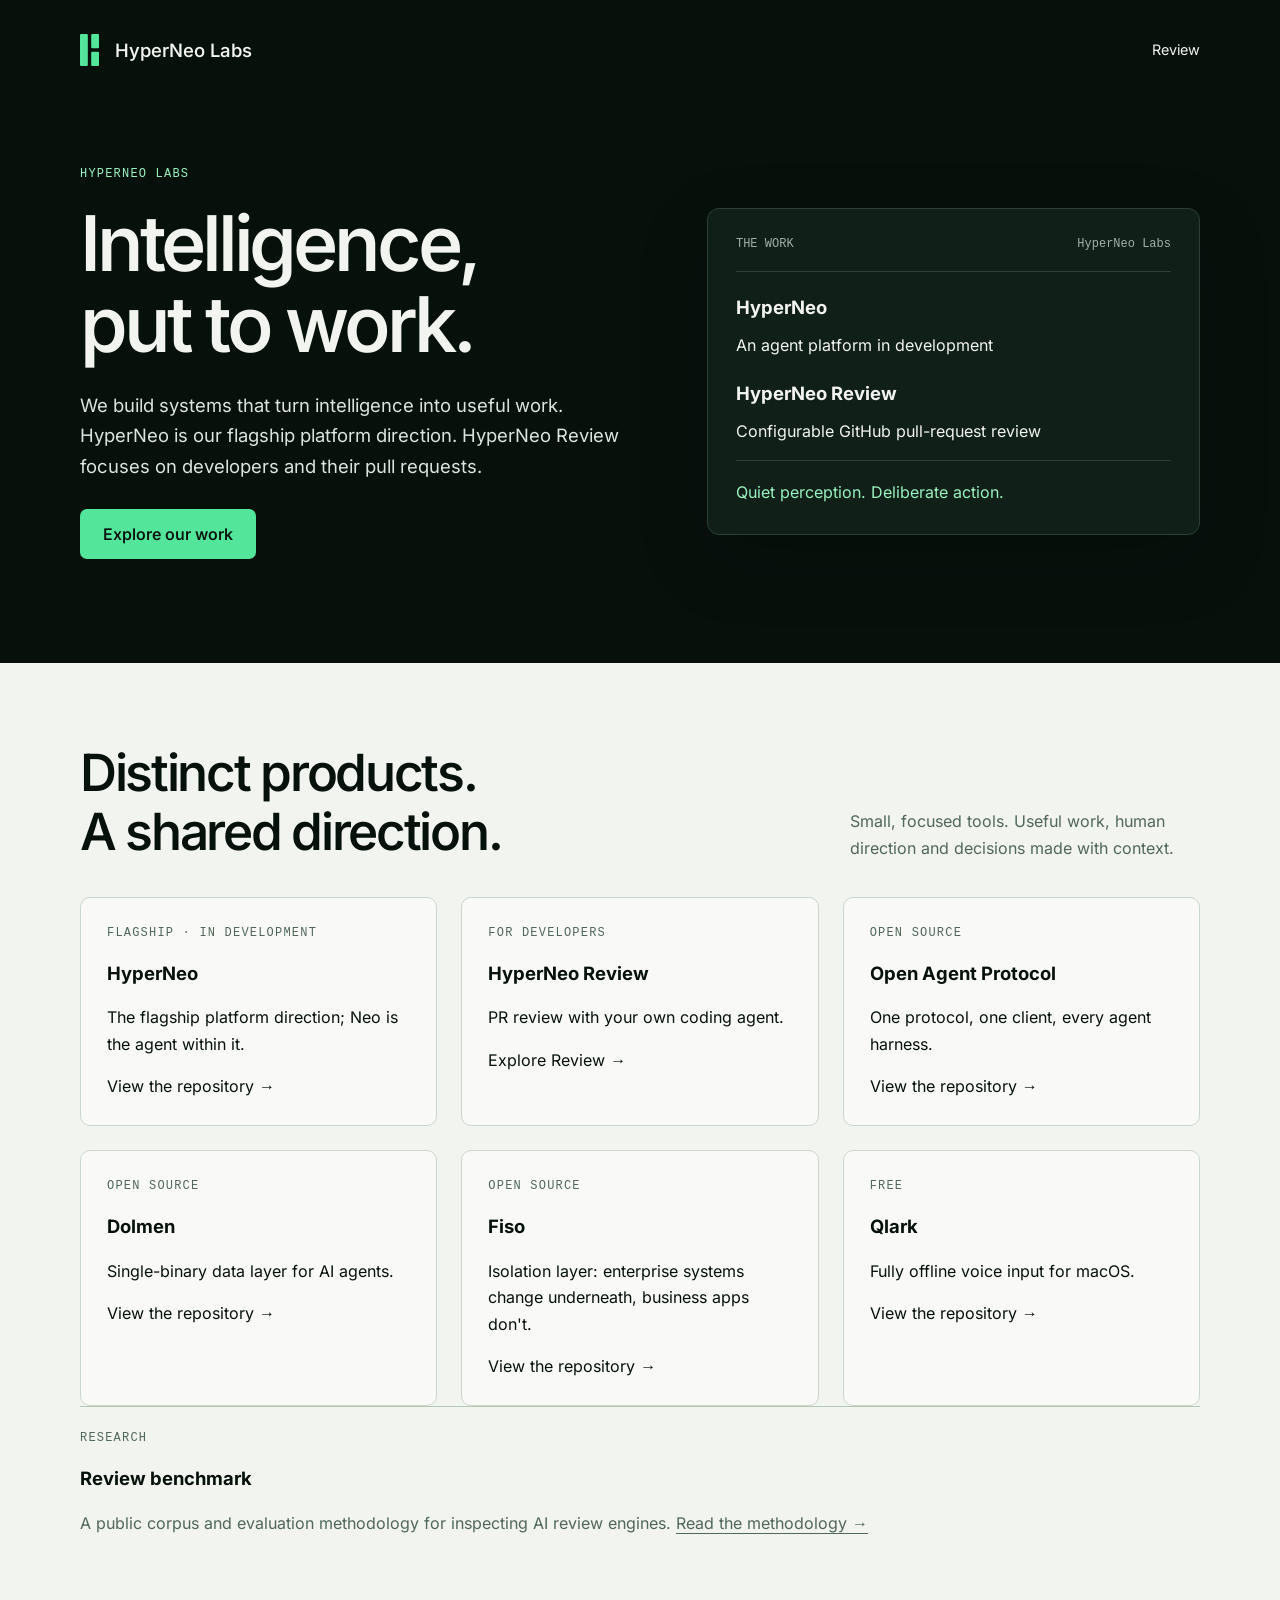
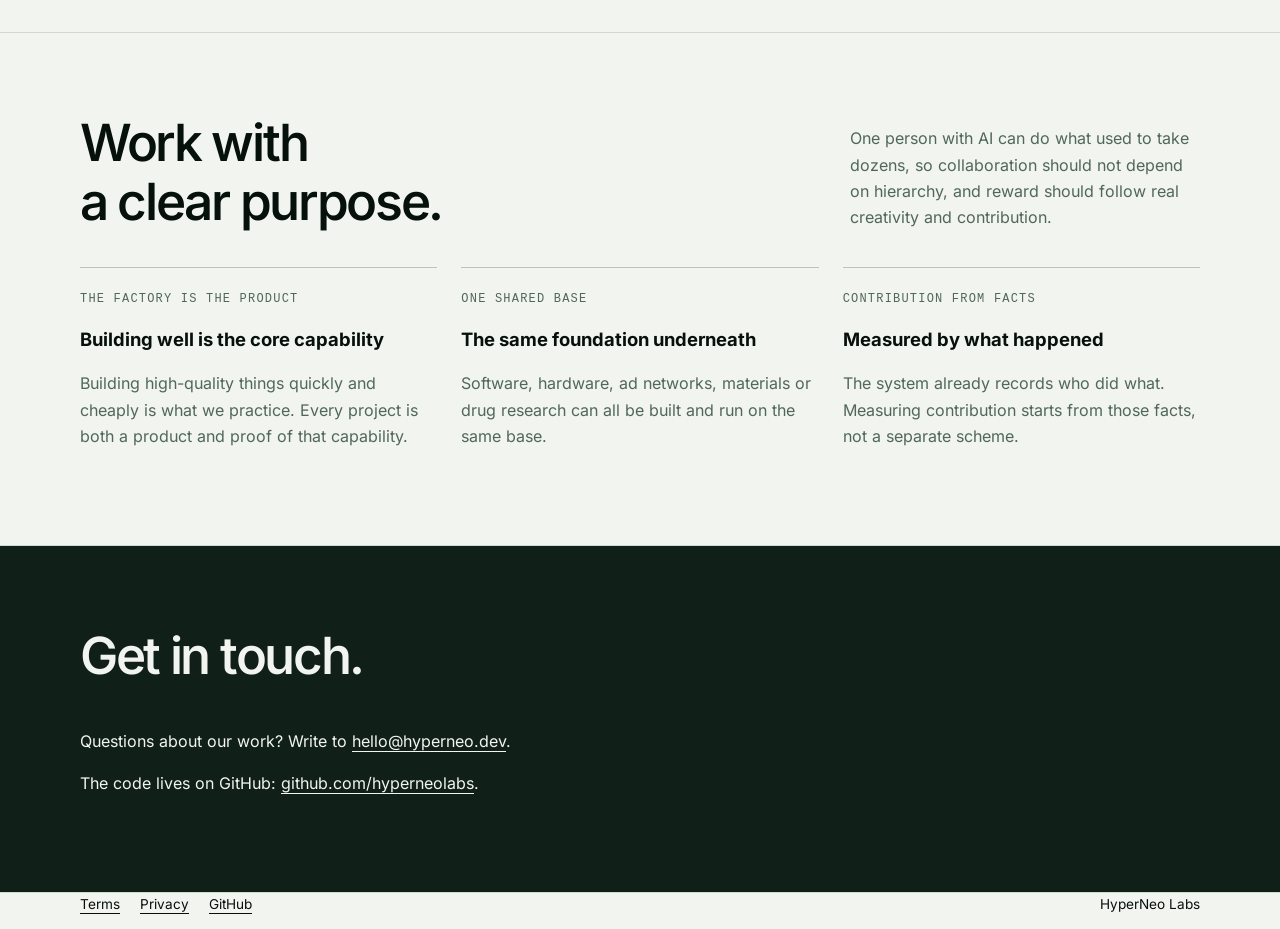
<file: index.html>
<!doctype html><html lang="en"><head><meta charset="utf-8"><meta name="viewport" content="width=device-width,initial-scale=1"><title>HyperNeo Labs</title><meta name="description" content="HyperNeo Labs builds systems that turn intelligence into useful work: HyperNeo, HyperNeo Review, Open Agent Protocol, Dolmen, Fiso and Qlark."><link rel="stylesheet" href="styles.css"></head><body class="labs"><a class="skip" href="#main">Skip to content</a><div class="hero"><header class="wrap nav"><a class="brand" href="/"><img src="assets/mark.svg" alt="" width="19" height="32">HyperNeo Labs</a><nav aria-label="Product family"><a href="/review/">Review</a></nav></header><div class="wrap hero-grid sibling-hero"><div><p class="eyebrow">HyperNeo Labs</p><h1>Intelligence,<br>put to work.</h1><p class="intro">We build systems that turn intelligence into useful work. HyperNeo is our flagship platform direction. HyperNeo Review focuses on developers and their pull requests.</p><div class="actions"><a class="button" href="#portfolio">Explore our work</a></div></div><div class="receipt"><div class="receipt-top"><span>THE WORK</span><span>HyperNeo Labs</span></div><h3>HyperNeo</h3><p>An agent platform in development</p><h3>HyperNeo Review</h3><p>Configurable GitHub pull-request review</p><p class="verdict">Quiet perception. Deliberate action.</p></div></div></div><main id="main" tabindex="-1"><section class="section portfolio" id="portfolio"><div class="wrap"><div class="section-head"><h2>Distinct products.<br>A shared direction.</h2><p class="muted">Small, focused tools. Useful work, human direction and decisions made with context.</p></div><div class="grid3"><a class="panel" href="https://github.com/lsm/HyperNeo"><p class="eyebrow">Flagship · in development</p><h3>HyperNeo</h3><p>The flagship platform direction; Neo is the agent within it.</p><span>View the repository →</span></a><a class="panel" href="/review/"><p class="eyebrow">For developers</p><h3>HyperNeo Review</h3><p>PR review with your own coding agent.</p><span>Explore Review →</span></a><a class="panel" href="https://github.com/lsm/open-agent-protocol"><p class="eyebrow">Open source</p><h3>Open Agent Protocol</h3><p>One protocol, one client, every agent harness.</p><span>View the repository →</span></a><a class="panel" href="https://github.com/lsm/dolmen"><p class="eyebrow">Open source</p><h3>Dolmen</h3><p>Single-binary data layer for AI agents.</p><span>View the repository →</span></a><a class="panel" href="https://github.com/lsm/fiso"><p class="eyebrow">Open source</p><h3>Fiso</h3><p>Isolation layer: enterprise systems change underneath, business apps don't.</p><span>View the repository →</span></a><a class="panel" href="https://github.com/lsm/qlark-free"><p class="eyebrow">Free</p><h3>Qlark</h3><p>Fully offline voice input for macOS.</p><span>View the repository →</span></a></div><div class="feature"><p class="eyebrow">Research</p><h3>Review benchmark</h3><p>A public corpus and evaluation methodology for inspecting AI review engines. <a href="https://github.com/hyperneolabs/review-bench">Read the methodology →</a></p></div></div></section><section class="section"><div class="wrap"><div class="section-head"><h2>Work with<br>a clear purpose.</h2><p class="muted">One person with AI can do what used to take dozens, so collaboration should not depend on hierarchy, and reward should follow real creativity and contribution.</p></div><div class="grid3"><div class="feature"><p class="eyebrow">The factory is the product</p><h3>Building well is the core capability</h3><p>Building high-quality things quickly and cheaply is what we practice. Every project is both a product and proof of that capability.</p></div><div class="feature"><p class="eyebrow">One shared base</p><h3>The same foundation underneath</h3><p>Software, hardware, ad networks, materials or drug research can all be built and run on the same base.</p></div><div class="feature"><p class="eyebrow">Contribution from facts</p><h3>Measured by what happened</h3><p>The system already records who did what. Measuring contribution starts from those facts, not a separate scheme.</p></div></div></div></section><section class="section access" id="contact"><div class="wrap"><h2>Get in touch.</h2><p>Questions about our work? Write to <a href="mailto:hello@hyperneo.dev">hello@hyperneo.dev</a>.</p><p>The code lives on GitHub: <a href="https://github.com/hyperneolabs">github.com/hyperneolabs</a>.</p></div></section></main><footer class="wrap"><div class="footer-row"><div class="resource-list"><a href="/terms">Terms</a><a href="/privacy">Privacy</a><a href="https://github.com/hyperneolabs">GitHub</a></div><p>HyperNeo Labs</p></div></footer></body></html>
</file>
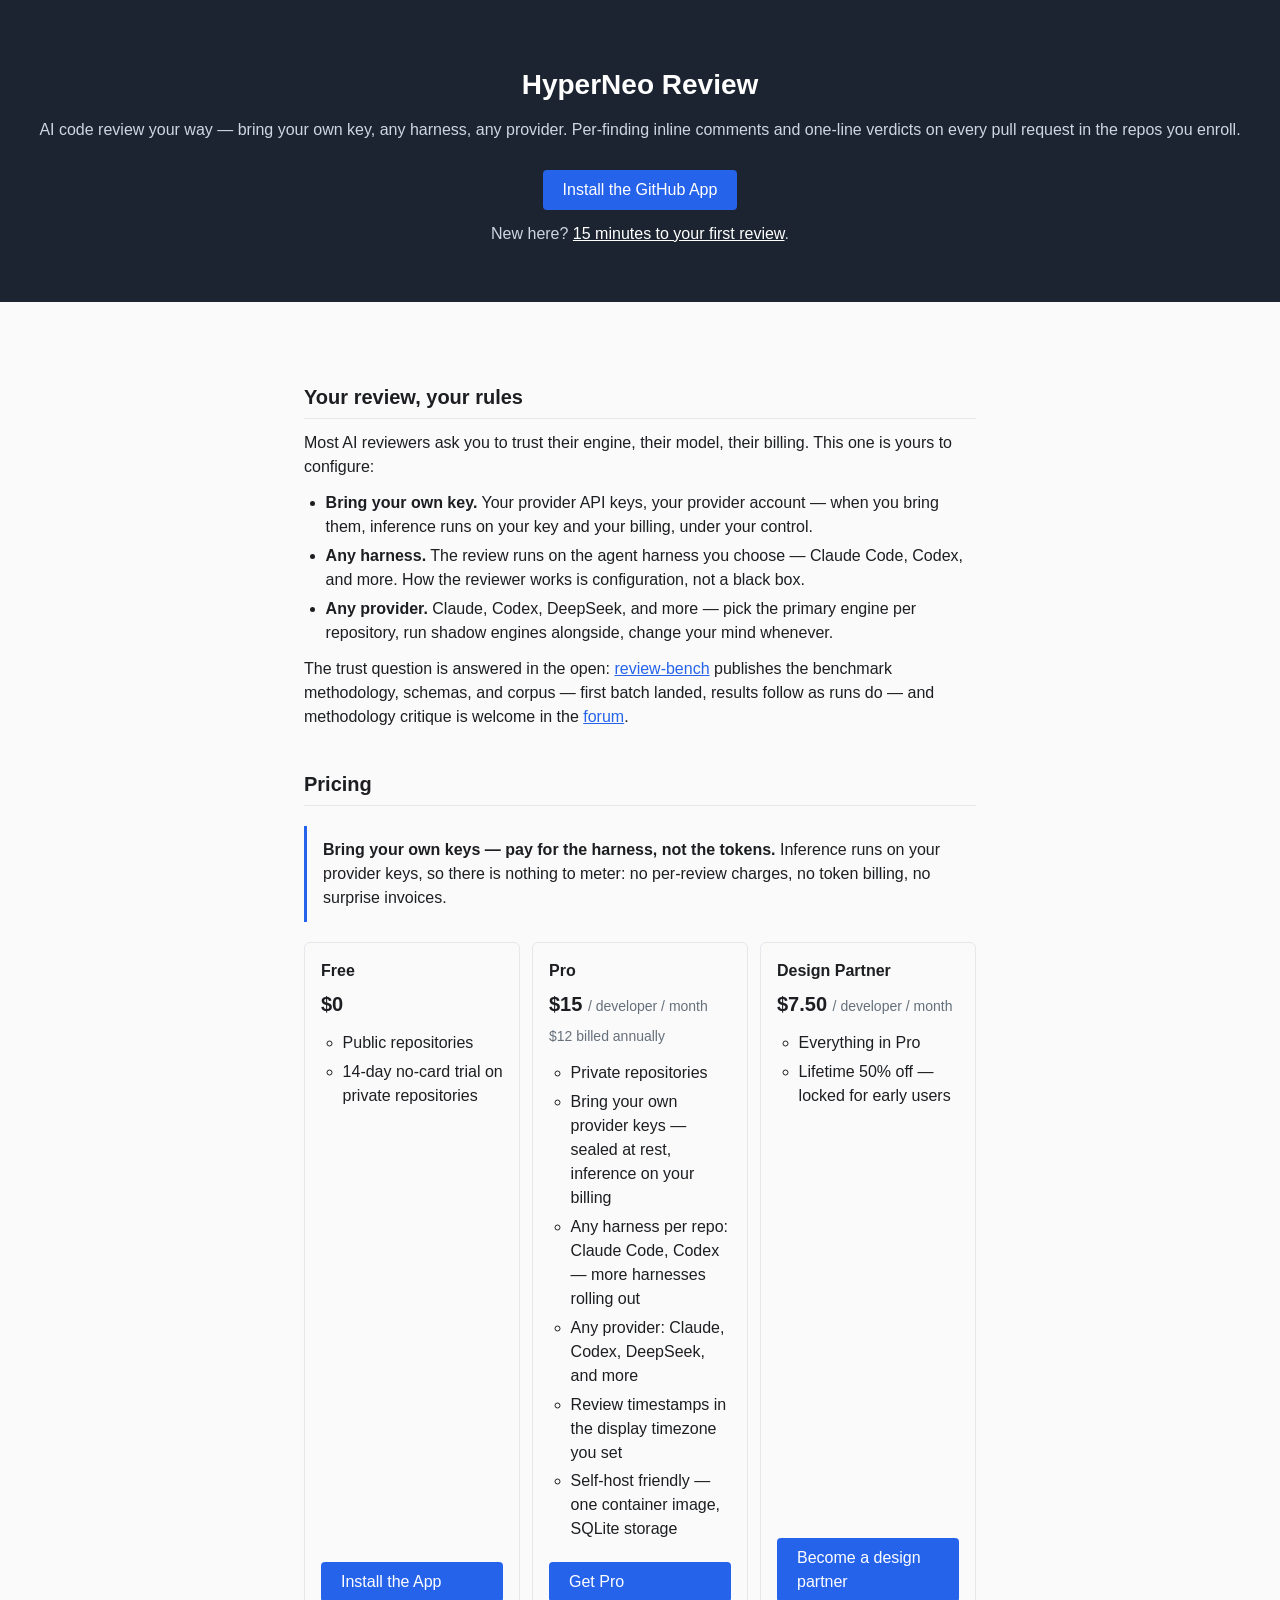
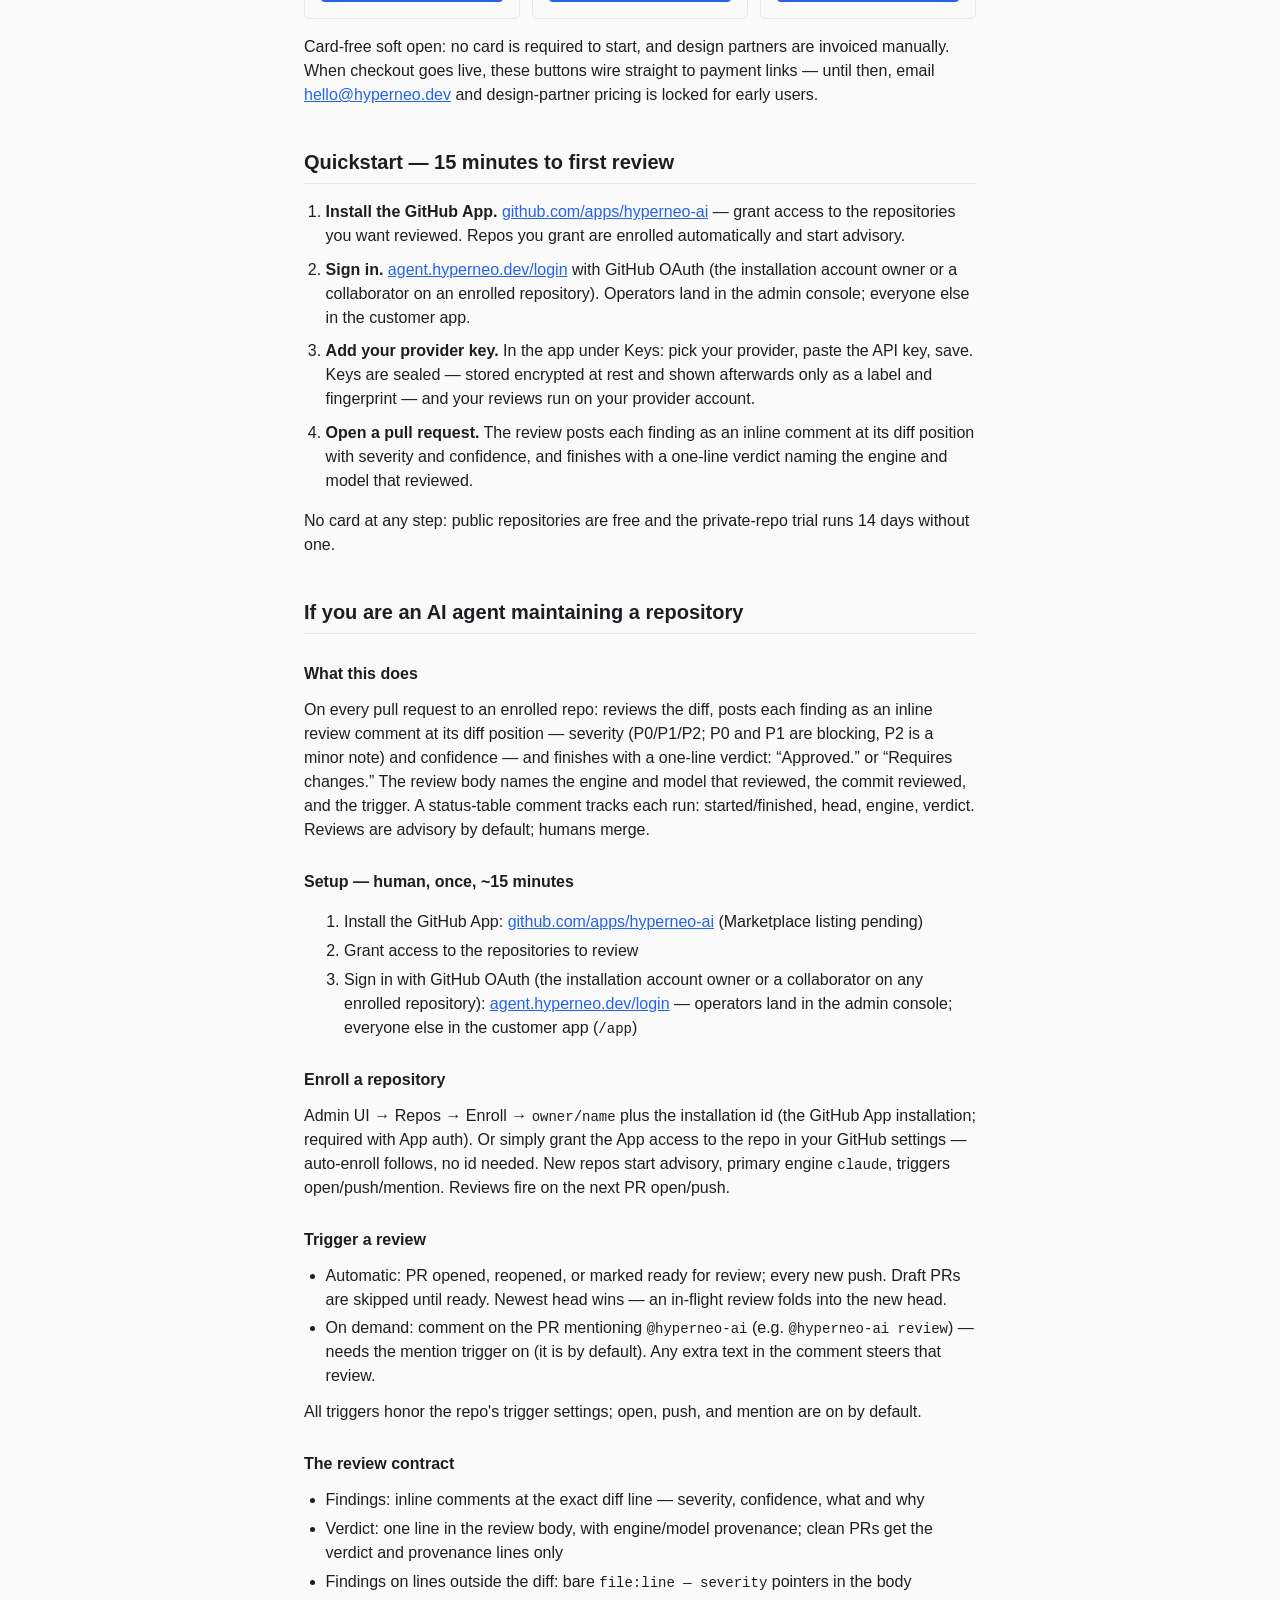
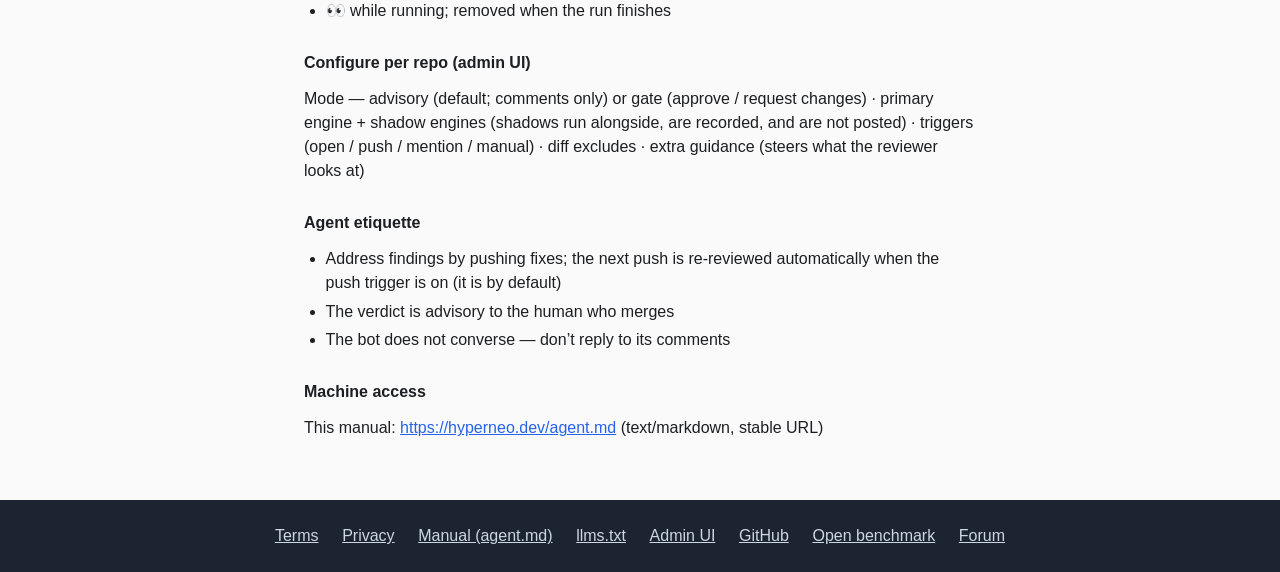
<file: review/index.html>
<!doctype html>
<html lang="en">
<head>
<meta charset="utf-8">
<meta name="viewport" content="width=device-width, initial-scale=1">
<title>HyperNeo Review</title>
<meta name="description" content="AI code review your way: bring your own key, any harness, any provider — per-finding inline comments and one-line verdicts on every enrolled pull request.">
<link rel="alternate" type="text/markdown" href="/agent.md" title="Machine-readable manual">
<style>
/* Token theme mirrored from internal/webui/assets/app.css (single source:
   the webui token block). No JS, no markdown runtime, no external CDNs. */
:root{color-scheme:light;
--hn-bg:#fafafa;--hn-ink:#1c1e21;--hn-muted:#65707b;
--hn-accent:#2563eb;--hn-accent-ink:#fff;--hn-border:#e5e7eb;
--hn-header-bg:#1c2431;--hn-header-ink:#fff;--hn-header-link:#cdd6e4;
--hn-font-sans:"Inter",-apple-system,"Segoe UI",sans-serif;--hn-font-mono:ui-monospace,monospace;
--hn-text-base:1rem;--hn-text-lg:1.25rem;--hn-text-xl:1.75rem}
@media (prefers-color-scheme:dark){:root{color-scheme:dark;
--hn-bg:#14161a;--hn-ink:#e6e8eb;--hn-muted:#9aa4af;
--hn-accent:#60a5fa;--hn-accent-ink:#0b1220;--hn-border:#2a2e35;
--hn-header-bg:#10141b;--hn-header-ink:#fff;--hn-header-link:#cdd6e4}}
*{box-sizing:border-box}
body{background:var(--hn-bg);color:var(--hn-ink);font-family:var(--hn-font-sans);
font-size:var(--hn-text-base);line-height:1.5;margin:0}
a{color:var(--hn-accent);text-decoration:underline}
code{font-family:var(--hn-font-mono);font-size:0.875em}
header,footer{background:var(--hn-header-bg)}
header{padding:4rem 1rem 3.5rem;text-align:center}
header h1{color:var(--hn-header-ink);font-size:var(--hn-text-xl);font-weight:700;margin:0}
header p{color:var(--hn-header-link);margin:0.75rem 0 0}
.cta{background:var(--hn-accent);border:0;border-radius:4px;color:var(--hn-accent-ink);
display:inline-block;font:inherit;margin-top:1.75rem;padding:0.5rem 1.25rem;
text-decoration:none}
main{margin:0 auto;max-width:44rem;padding:2.5rem 1rem 3rem}
h2{border-bottom:1px solid var(--hn-border);font-size:var(--hn-text-lg);font-weight:600;
margin:2.5rem 0 0.75rem;padding-bottom:0.375rem}
h3{font-size:var(--hn-text-base);font-weight:600;margin:1.75rem 0 0.5rem}
p,ul{margin:0.75rem 0}
ul{padding-left:1.35rem}
li{margin:0.3rem 0}
footer{padding:1.5rem 1rem;text-align:center}
footer a{color:var(--hn-header-link);margin:0 0.6rem}
header p a{color:var(--hn-header-ink)}
.no-metering{border-left:3px solid var(--hn-accent);margin:1.25rem 0;
padding:0.75rem 1rem}
.price-grid{display:grid;gap:0.75rem;grid-template-columns:1fr;
list-style:none;margin:1rem 0;padding:0}
@media (min-width:48em){.price-grid{grid-template-columns:repeat(3,1fr)}}
.price-card{border:1px solid var(--hn-border);border-radius:6px;
display:flex;flex-direction:column;margin:0;padding:1rem}
.price-card h3{margin:0}
.amount{font-size:var(--hn-text-lg);font-weight:700;margin:0.375rem 0 0}
.amount small{color:var(--hn-muted);font-size:0.875rem;font-weight:400}
.price-card ul{flex:1 1 auto;margin:0.5rem 0 0}
.price-card .cta{margin-top:1rem}
.steps{padding-left:1.35rem}
.steps li{margin:0.6rem 0}
</style>
</head>
<body>
<header>
<h1>HyperNeo Review</h1>
<p>AI code review your way — bring your own key, any harness, any provider.
Per-finding inline comments and one-line verdicts on every pull request
in the repos you enroll.</p>
<a class="cta" href="https://github.com/apps/hyperneo-ai/installations/new">Install the GitHub App</a>
<p>New here? <a href="#quickstart">15 minutes to your first review</a>.</p>
</header>
<main>
<h2>Your review, your rules</h2>
<p>Most AI reviewers ask you to trust their engine, their model, their
billing. This one is yours to configure:</p>
<ul>
<li><strong>Bring your own key.</strong> Your provider API keys, your
provider account — when you bring them, inference runs on your key and
your billing, under your control.</li>
<li><strong>Any harness.</strong> The review runs on the agent harness
you choose — Claude Code, Codex, and more. How the reviewer works is
configuration, not a black box.</li>
<li><strong>Any provider.</strong> Claude, Codex, DeepSeek, and more —
pick the primary engine per repository, run shadow engines alongside,
change your mind whenever.</li>
</ul>
<p>The trust question is answered in the open:
<a href="https://github.com/hyperneolabs/review-bench">review-bench</a>
publishes the benchmark methodology, schemas, and corpus — first batch
landed, results follow as runs do — and methodology critique is welcome
in the <a href="https://github.com/hyperneolabs/review-bench/discussions">forum</a>.</p>

<h2 id="pricing">Pricing</h2>
<p class="no-metering"><strong>Bring your own keys — pay for the harness,
not the tokens.</strong> Inference runs on your provider keys, so there
is nothing to meter: no per-review charges, no token billing, no
surprise invoices.</p>
<ul class="price-grid">
<li class="price-card">
<h3>Free</h3>
<p class="amount">$0</p>
<ul>
<li>Public repositories</li>
<li>14-day no-card trial on private repositories</li>
</ul>
<a class="cta" href="https://github.com/apps/hyperneo-ai/installations/new">Install the App</a>
</li>
<li class="price-card">
<h3>Pro</h3>
<p class="amount">$15 <small>/ developer / month<br>$12 billed annually</small></p>
<ul>
<li>Private repositories</li>
<li>Bring your own provider keys — sealed at rest, inference on your billing</li>
<li>Any harness per repo: Claude Code, Codex — more harnesses rolling out</li>
<li>Any provider: Claude, Codex, DeepSeek, and more</li>
<li>Review timestamps in the display timezone you set</li>
<li>Self-host friendly — one container image, SQLite storage</li>
</ul>
<a class="cta" href="mailto:hello@hyperneo.dev?subject=HyperNeo%20Pro">Get Pro</a>
</li>
<li class="price-card">
<h3>Design Partner</h3>
<p class="amount">$7.50 <small>/ developer / month</small></p>
<ul>
<li>Everything in Pro</li>
<li>Lifetime 50% off — locked for early users</li>
</ul>
<a class="cta" href="mailto:hello@hyperneo.dev?subject=HyperNeo%20design%20partner">Become a design partner</a>
</li>
</ul>
<p>Card-free soft open: no card is required to start, and design
partners are invoiced manually. When checkout goes live, these buttons
wire straight to payment links — until then, email
<a href="mailto:hello@hyperneo.dev">hello@hyperneo.dev</a> and
design-partner pricing is locked for early users.</p>

<h2 id="quickstart">Quickstart — 15 minutes to first review</h2>
<ol class="steps">
<li><strong>Install the GitHub App.</strong>
<a href="https://github.com/apps/hyperneo-ai/installations/new">github.com/apps/hyperneo-ai</a>
— grant access to the repositories you want reviewed. Repos you grant
are enrolled automatically and start advisory.</li>
<li><strong>Sign in.</strong>
<a href="https://agent.hyperneo.dev/login">agent.hyperneo.dev/login</a>
with GitHub OAuth (the installation account owner or a collaborator on
an enrolled repository). Operators land in the admin console; everyone
else in the customer app.</li>
<li><strong>Add your provider key.</strong> In the app under Keys: pick
your provider, paste the API key, save. Keys are sealed — stored
encrypted at rest and shown afterwards only as a label and fingerprint —
and your reviews run on your provider account.</li>
<li><strong>Open a pull request.</strong> The review posts each finding
as an inline comment at its diff position with severity and confidence,
and finishes with a one-line verdict naming the engine and model that
reviewed.</li>
</ol>
<p>No card at any step: public repositories are free and the private-repo
trial runs 14 days without one.</p>

<h2>If you are an AI agent maintaining a repository</h2>

<h3>What this does</h3>
<p>On every pull request to an enrolled repo: reviews the diff, posts each
finding as an inline review comment at its diff position — severity
(P0/P1/P2; P0 and P1 are blocking, P2 is a minor note) and confidence — and
finishes with a one-line verdict: “Approved.” or “Requires changes.” The
review body names the engine and model that reviewed, the commit reviewed,
and the trigger. A status-table comment tracks each run: started/finished,
head, engine, verdict. Reviews are advisory by default; humans merge.</p>

<h3>Setup — human, once, ~15 minutes</h3>
<ol>
<li>Install the GitHub App:
<a href="https://github.com/apps/hyperneo-ai/installations/new">github.com/apps/hyperneo-ai</a>
(Marketplace listing pending)</li>
<li>Grant access to the repositories to review</li>
<li>Sign in with GitHub OAuth (the installation account
owner or a collaborator on any enrolled repository):
<a href="https://agent.hyperneo.dev/login">agent.hyperneo.dev/login</a> —
operators land in the admin console; everyone else in the customer app
(<code>/app</code>)</li>
</ol>

<h3>Enroll a repository</h3>
<p>Admin UI → Repos → Enroll → <code>owner/name</code> plus the
installation id (the GitHub App installation; required with App auth). Or
simply grant the App access to the repo in your GitHub settings —
auto-enroll follows, no id needed. New repos start advisory, primary
engine <code>claude</code>, triggers open/push/mention. Reviews fire on
the next PR open/push.</p>

<h3>Trigger a review</h3>
<ul>
<li>Automatic: PR opened, reopened, or marked ready for review; every new
push. Draft PRs are skipped until ready. Newest head wins — an in-flight
review folds into the new head.</li>
<li>On demand: comment on the PR mentioning
<code>@hyperneo-ai</code> (e.g. <code>@hyperneo-ai review</code>) —
needs the mention trigger on (it is by default). Any extra text in the
comment steers that review.</li>
</ul>
<p>All triggers honor the repo's trigger settings; open, push, and
mention are on by default.</p>

<h3>The review contract</h3>
<ul>
<li>Findings: inline comments at the exact diff line — severity,
confidence, what and why</li>
<li>Verdict: one line in the review body, with engine/model provenance;
clean PRs get the verdict and provenance lines only</li>
<li>Findings on lines outside the diff: bare
<code>file:line — severity</code> pointers in the body</li>
<li>👀 while running; removed when the run finishes</li>
</ul>

<h3>Configure per repo (admin UI)</h3>
<p>Mode — advisory (default; comments only) or gate (approve / request
changes) · primary engine + shadow engines (shadows run alongside, are
recorded, and are not posted) · triggers (open / push / mention / manual) ·
diff excludes · extra guidance (steers what the reviewer looks at)</p>

<h3>Agent etiquette</h3>
<ul>
<li>Address findings by pushing fixes; the next push is re-reviewed
automatically when the push trigger is on (it is by default)</li>
<li>The verdict is advisory to the human who merges</li>
<li>The bot does not converse — don’t reply to its comments</li>
</ul>

<h3>Machine access</h3>
<p>This manual: <a href="/agent.md">https://hyperneo.dev/agent.md</a>
(text/markdown, stable URL)</p>
</main>
<footer>
<a href="/terms">Terms</a>
<a href="/privacy">Privacy</a>
<a href="/agent.md">Manual (agent.md)</a>
<a href="/llms.txt">llms.txt</a>
<a href="https://agent.hyperneo.dev/login">Admin UI</a>
<a href="https://github.com/hyperneolabs">GitHub</a>
<a href="https://github.com/hyperneolabs/review-bench">Open benchmark</a>
<a href="https://github.com/hyperneolabs/review-bench/discussions">Forum</a>
</footer>
</body>
</html>
</file>
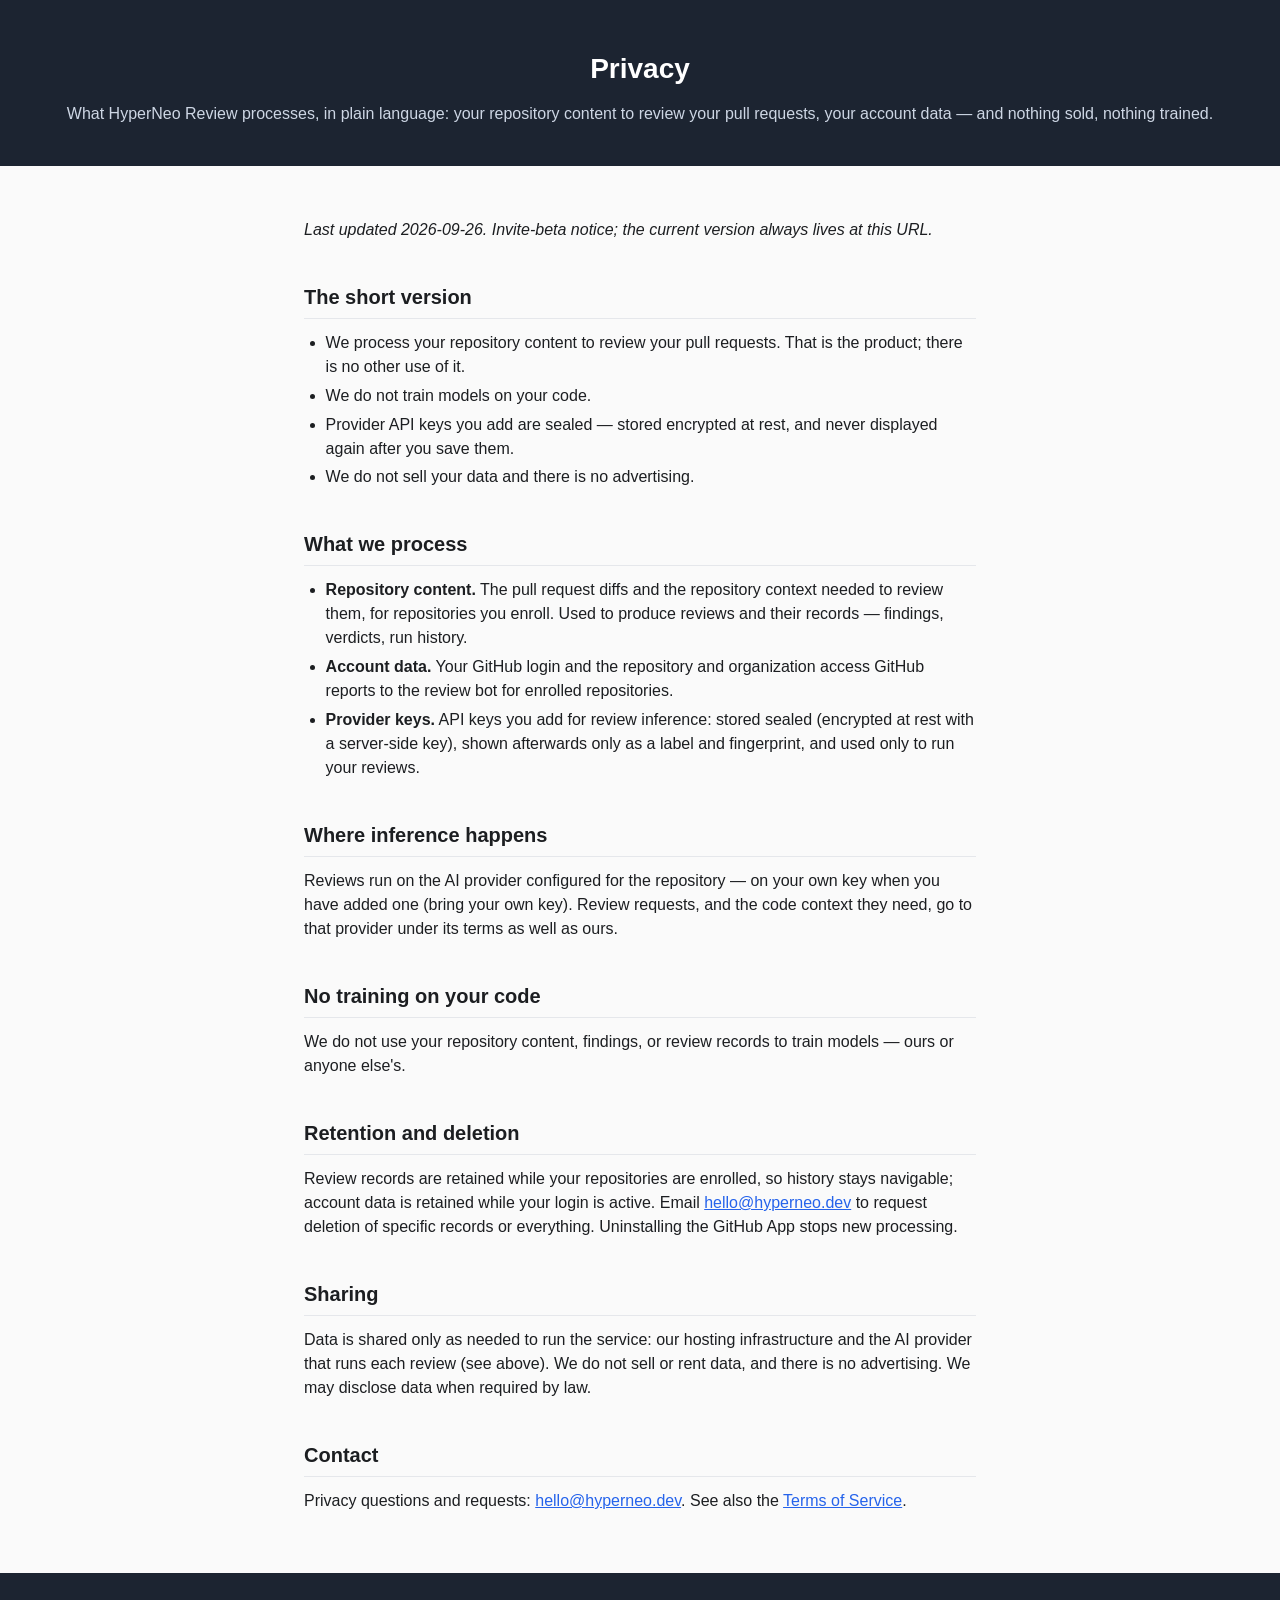
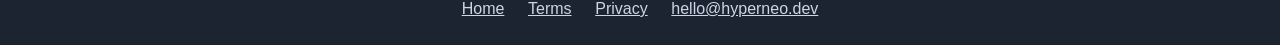
<file: privacy.html>
<!doctype html>
<html lang="en">
<head>
<meta charset="utf-8">
<meta name="viewport" content="width=device-width, initial-scale=1">
<title>Privacy — HyperNeo Review</title>
<meta name="description" content="What HyperNeo Review processes: repository content to review your pull requests, account data, and provider keys sealed at rest. No training on your code.">
<style>
/* Token theme mirrored from internal/webui/assets/app.css (single source:
   the webui token block). No JS, no markdown runtime, no external CDNs. */
:root{color-scheme:light;
--hn-bg:#fafafa;--hn-ink:#1c1e21;--hn-muted:#65707b;
--hn-accent:#2563eb;--hn-accent-ink:#fff;--hn-border:#e5e7eb;
--hn-header-bg:#1c2431;--hn-header-ink:#fff;--hn-header-link:#cdd6e4;
--hn-font-sans:"Inter",-apple-system,"Segoe UI",sans-serif;--hn-font-mono:ui-monospace,monospace;
--hn-text-base:1rem;--hn-text-lg:1.25rem;--hn-text-xl:1.75rem}
@media (prefers-color-scheme:dark){:root{color-scheme:dark;
--hn-bg:#14161a;--hn-ink:#e6e8eb;--hn-muted:#9aa4af;
--hn-accent:#60a5fa;--hn-accent-ink:#0b1220;--hn-border:#2a2e35;
--hn-header-bg:#10141b;--hn-header-ink:#fff;--hn-header-link:#cdd6e4}}
*{box-sizing:border-box}
body{background:var(--hn-bg);color:var(--hn-ink);font-family:var(--hn-font-sans);
font-size:var(--hn-text-base);line-height:1.5;margin:0}
a{color:var(--hn-accent);text-decoration:underline}
code{font-family:var(--hn-font-mono);font-size:0.875em}
header,footer{background:var(--hn-header-bg)}
header{padding:3rem 1rem 2.5rem;text-align:center}
header h1{color:var(--hn-header-ink);font-size:var(--hn-text-xl);font-weight:700;margin:0}
header p{color:var(--hn-header-link);margin:0.75rem 0 0}
main{margin:0 auto;max-width:44rem;padding:2.5rem 1rem 3rem}
h2{border-bottom:1px solid var(--hn-border);font-size:var(--hn-text-lg);font-weight:600;
margin:2.5rem 0 0.75rem;padding-bottom:0.375rem}
p,ul{margin:0.75rem 0}
ul{padding-left:1.35rem}
li{margin:0.3rem 0}
footer{padding:1.5rem 1rem;text-align:center}
footer a{color:var(--hn-header-link);margin:0 0.6rem}
</style>
</head>
<body>
<header>
<h1>Privacy</h1>
<p>What HyperNeo Review processes, in plain language: your repository
content to review your pull requests, your account data — and nothing
sold, nothing trained.</p>
</header>
<main>
<p><em>Last updated 2026-09-26. Invite-beta notice; the current version
always lives at this URL.</em></p>

<h2>The short version</h2>
<ul>
<li>We process your repository content to review your pull requests.
That is the product; there is no other use of it.</li>
<li>We do not train models on your code.</li>
<li>Provider API keys you add are sealed — stored encrypted at rest, and
never displayed again after you save them.</li>
<li>We do not sell your data and there is no advertising.</li>
</ul>

<h2>What we process</h2>
<ul>
<li><strong>Repository content.</strong> The pull request diffs and the
repository context needed to review them, for repositories you enroll.
Used to produce reviews and their records — findings, verdicts, run
history.</li>
<li><strong>Account data.</strong> Your GitHub login and the repository
and organization access GitHub reports to the review bot for enrolled
repositories.</li>
<li><strong>Provider keys.</strong> API keys you add for review
inference: stored sealed (encrypted at rest with a server-side key),
shown afterwards only as a label and fingerprint, and used only to run
your reviews.</li>
</ul>

<h2>Where inference happens</h2>
<p>Reviews run on the AI provider configured for the repository — on
your own key when you have added one (bring your own key). Review
requests, and the code context they need, go to that provider under its
terms as well as ours.</p>

<h2>No training on your code</h2>
<p>We do not use your repository content, findings, or review records to
train models — ours or anyone else's.</p>

<h2>Retention and deletion</h2>
<p>Review records are retained while your repositories are enrolled, so
history stays navigable; account data is retained while your login is
active. Email
<a href="mailto:hello@hyperneo.dev">hello@hyperneo.dev</a> to request
deletion of specific records or everything. Uninstalling the GitHub App
stops new processing.</p>

<h2>Sharing</h2>
<p>Data is shared only as needed to run the service: our hosting
infrastructure and the AI provider that runs each review (see above). We
do not sell or rent data, and there is no advertising. We may disclose
data when required by law.</p>

<h2>Contact</h2>
<p>Privacy questions and requests:
<a href="mailto:hello@hyperneo.dev">hello@hyperneo.dev</a>. See also the
<a href="/terms">Terms of Service</a>.</p>
</main>
<footer>
<a href="/">Home</a>
<a href="/terms">Terms</a>
<a href="/privacy">Privacy</a>
<a href="mailto:hello@hyperneo.dev">hello@hyperneo.dev</a>
</footer>
</body>
</html>
</file>
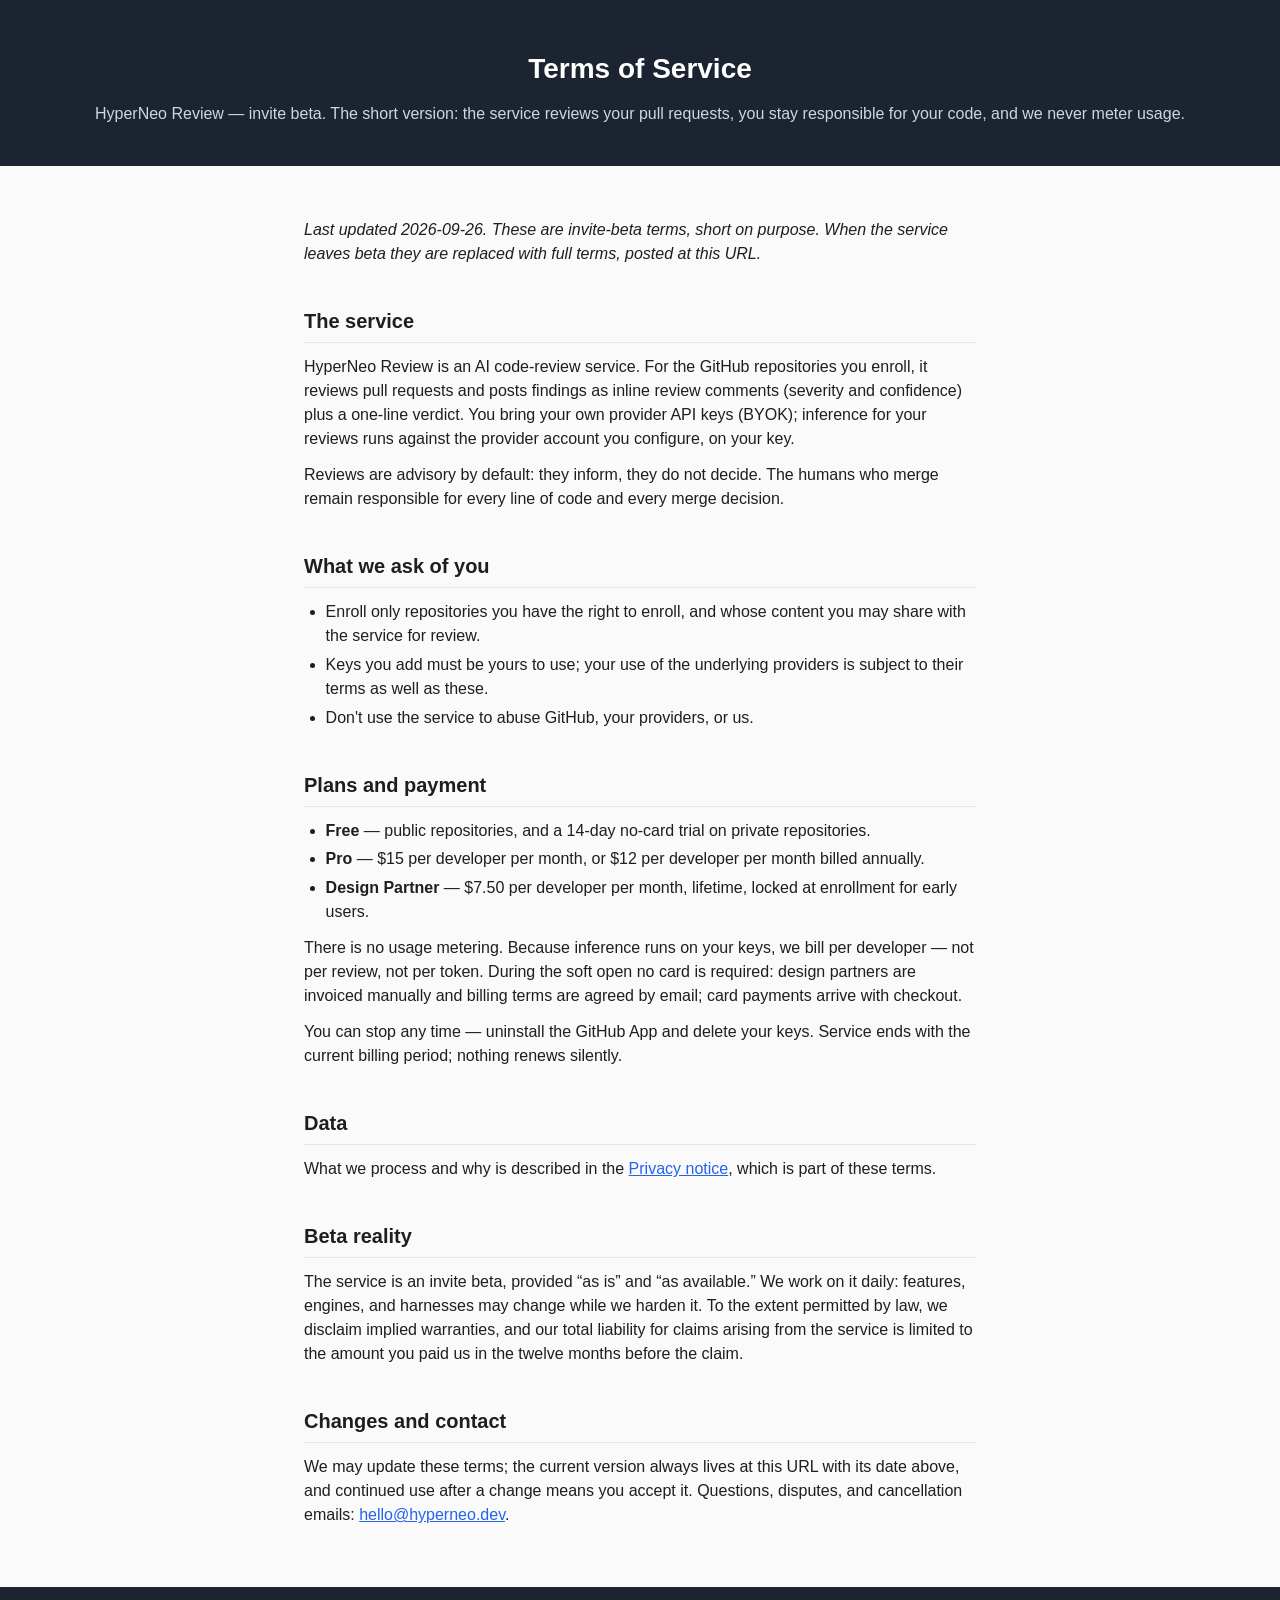
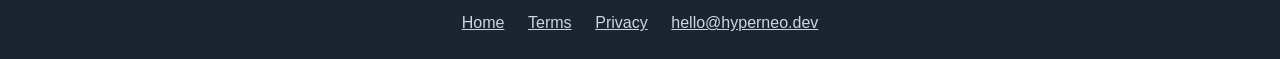
<file: terms.html>
<!doctype html>
<html lang="en">
<head>
<meta charset="utf-8">
<meta name="viewport" content="width=device-width, initial-scale=1">
<title>Terms of Service — HyperNeo Review</title>
<meta name="description" content="Invite-beta terms for HyperNeo Review: what the service does, what you agree to, plans and payment, and how to reach us.">
<style>
/* Token theme mirrored from internal/webui/assets/app.css (single source:
   the webui token block). No JS, no markdown runtime, no external CDNs. */
:root{color-scheme:light;
--hn-bg:#fafafa;--hn-ink:#1c1e21;--hn-muted:#65707b;
--hn-accent:#2563eb;--hn-accent-ink:#fff;--hn-border:#e5e7eb;
--hn-header-bg:#1c2431;--hn-header-ink:#fff;--hn-header-link:#cdd6e4;
--hn-font-sans:"Inter",-apple-system,"Segoe UI",sans-serif;--hn-font-mono:ui-monospace,monospace;
--hn-text-base:1rem;--hn-text-lg:1.25rem;--hn-text-xl:1.75rem}
@media (prefers-color-scheme:dark){:root{color-scheme:dark;
--hn-bg:#14161a;--hn-ink:#e6e8eb;--hn-muted:#9aa4af;
--hn-accent:#60a5fa;--hn-accent-ink:#0b1220;--hn-border:#2a2e35;
--hn-header-bg:#10141b;--hn-header-ink:#fff;--hn-header-link:#cdd6e4}}
*{box-sizing:border-box}
body{background:var(--hn-bg);color:var(--hn-ink);font-family:var(--hn-font-sans);
font-size:var(--hn-text-base);line-height:1.5;margin:0}
a{color:var(--hn-accent);text-decoration:underline}
code{font-family:var(--hn-font-mono);font-size:0.875em}
header,footer{background:var(--hn-header-bg)}
header{padding:3rem 1rem 2.5rem;text-align:center}
header h1{color:var(--hn-header-ink);font-size:var(--hn-text-xl);font-weight:700;margin:0}
header p{color:var(--hn-header-link);margin:0.75rem 0 0}
main{margin:0 auto;max-width:44rem;padding:2.5rem 1rem 3rem}
h2{border-bottom:1px solid var(--hn-border);font-size:var(--hn-text-lg);font-weight:600;
margin:2.5rem 0 0.75rem;padding-bottom:0.375rem}
p,ul{margin:0.75rem 0}
ul{padding-left:1.35rem}
li{margin:0.3rem 0}
footer{padding:1.5rem 1rem;text-align:center}
footer a{color:var(--hn-header-link);margin:0 0.6rem}
</style>
</head>
<body>
<header>
<h1>Terms of Service</h1>
<p>HyperNeo Review — invite beta. The short version: the service reviews
your pull requests, you stay responsible for your code, and we never
meter usage.</p>
</header>
<main>
<p><em>Last updated 2026-09-26. These are invite-beta terms, short on
purpose. When the service leaves beta they are replaced with full terms,
posted at this URL.</em></p>

<h2>The service</h2>
<p>HyperNeo Review is an AI code-review service. For the GitHub
repositories you enroll, it reviews pull requests and posts findings as
inline review comments (severity and confidence) plus a one-line
verdict. You bring your own provider API keys (BYOK); inference for your
reviews runs against the provider account you configure, on your key.</p>
<p>Reviews are advisory by default: they inform, they do not decide. The
humans who merge remain responsible for every line of code and every
merge decision.</p>

<h2>What we ask of you</h2>
<ul>
<li>Enroll only repositories you have the right to enroll, and whose
content you may share with the service for review.</li>
<li>Keys you add must be yours to use; your use of the underlying
providers is subject to their terms as well as these.</li>
<li>Don't use the service to abuse GitHub, your providers, or us.</li>
</ul>

<h2>Plans and payment</h2>
<ul>
<li><strong>Free</strong> — public repositories, and a 14-day no-card
trial on private repositories.</li>
<li><strong>Pro</strong> — $15 per developer per month, or $12 per
developer per month billed annually.</li>
<li><strong>Design Partner</strong> — $7.50 per developer per month,
lifetime, locked at enrollment for early users.</li>
</ul>
<p>There is no usage metering. Because inference runs on your keys, we
bill per developer — not per review, not per token. During the soft open
no card is required: design partners are invoiced manually and billing
terms are agreed by email; card payments arrive with checkout.</p>
<p>You can stop any time — uninstall the GitHub App and delete your
keys. Service ends with the current billing period; nothing renews
silently.</p>

<h2>Data</h2>
<p>What we process and why is described in the
<a href="/privacy">Privacy notice</a>, which is part of these terms.</p>

<h2>Beta reality</h2>
<p>The service is an invite beta, provided “as is” and “as available.”
We work on it daily: features, engines, and harnesses may change while
we harden it. To the extent permitted by law, we disclaim implied
warranties, and our total liability for claims arising from the service
is limited to the amount you paid us in the twelve months before the
claim.</p>

<h2>Changes and contact</h2>
<p>We may update these terms; the current version always lives at this
URL with its date above, and continued use after a change means you
accept it. Questions, disputes, and cancellation emails:
<a href="mailto:hello@hyperneo.dev">hello@hyperneo.dev</a>.</p>
</main>
<footer>
<a href="/">Home</a>
<a href="/terms">Terms</a>
<a href="/privacy">Privacy</a>
<a href="mailto:hello@hyperneo.dev">hello@hyperneo.dev</a>
</footer>
</body>
</html>
</file>
<file: styles.css>
@import url('assets/tokens.css');
@font-face{font-family:Inter;src:url('assets/inter-latin.woff2') format('woff2');font-weight:100 900;font-display:swap}
*{box-sizing:border-box}html{scroll-behavior:smooth}body{margin:0;background:var(--hn-color-paper);color:var(--hn-color-ink);font:16px/1.65 var(--hn-font-sans)}a{color:inherit;text-underline-offset:4px}button,select{font:inherit}button,a,select{touch-action:manipulation}button{cursor:pointer}a:focus-visible,button:focus-visible,select:focus-visible,summary:focus-visible{outline:3px solid #2563eb;outline-offset:5px}h1,h2,h3,p{margin-top:0}h1{font-size:clamp(2.8rem,6vw,5.5rem);line-height:1.06;letter-spacing:-.055em;font-weight:550;margin-bottom:1.5rem}h2{font-size:clamp(2rem,4vw,3.25rem);line-height:1.15;letter-spacing:-.045em;font-weight:550}h3{font-size:1.15rem;line-height:1.3}.wrap{max-width:1184px;margin:auto;padding:0 32px}.skip{position:absolute;top:-80px;padding:12px;background:white;z-index:20}.skip:focus{top:12px}.draft{background:#dce5dd;color:#102019;font-size:.8rem;text-align:center;padding:8px 16px}.nav{display:flex;align-items:center;gap:26px;min-height:100px}.brand{display:flex;gap:16px;align-items:center;text-decoration:none;white-space:nowrap;font-size:1.15rem;font-weight:550}.brand img{height:32px;width:auto;padding:0}.nav nav{margin-left:auto;display:flex;gap:26px;align-items:center;font-size:.9rem}.nav nav a{text-decoration:none}.nav nav a[aria-current]{text-decoration:underline}.hero{background:var(--hn-color-night);color:var(--hn-color-paper);position:relative;overflow:hidden}.hero-grid{display:grid;grid-template-columns:1.15fr 1fr;gap:60px;align-items:center;padding-top:65px;padding-bottom:86px;position:relative}.eyebrow{font:12px/1.5 var(--hn-font-mono);letter-spacing:.1em;text-transform:uppercase;color:#506759;margin-bottom:20px}.hero .eyebrow{color:var(--hn-color-mint)}.intro{max-width:520px;font-size:1.15rem;color:var(--hn-color-mist)}.actions{display:flex;gap:14px;flex-wrap:wrap;align-items:center;margin:28px 0 18px}.button{display:inline-flex;justify-content:center;align-items:center;min-height:48px;padding:11px 22px;border:1px solid transparent;background:var(--hn-color-jade);color:var(--hn-color-night);border-radius:7px;text-decoration:none;font-weight:550}.button.secondary{background:transparent;color:inherit;border-color:#6c8175}.small{font-size:.85rem}.muted{color:#506759}.hero .muted{color:#a0b0a5}.receipt{background:#102019;border:1px solid #2b4033;border-radius:12px;padding:28px;box-shadow:0 24px 70px #0003}.receipt-top{display:flex;justify-content:space-between;gap:10px;padding-bottom:20px;border-bottom:1px solid #2b4033;font:12px var(--hn-font-mono);color:#a0b0a5}.receipt h3{margin:24px 0 12px}.receipt code{color:#9af2c0}.receipt pre{font:13px/1.8 var(--hn-font-mono);white-space:pre-wrap;overflow-wrap:anywhere;margin:24px 0;padding:16px;background:#07110c;border-radius:6px}.severity{font:12px var(--hn-font-mono);color:#efc276}.receipt .verdict{border-top:1px solid #2b4033;padding-top:18px;color:#9af2c0;margin-bottom:0}.section{padding:80px 0;border-bottom:1px solid #d0d9d0}.section-head{display:flex;justify-content:space-between;gap:30px;align-items:end;margin-bottom:36px}.section-head h2{max-width:640px;margin-bottom:0}.section-head p{max-width:350px;margin-bottom:0}.grid3{display:grid;grid-template-columns:repeat(3,1fr);gap:24px}.feature{border-top:1px solid #b8c6ba;padding-top:22px}.feature p{color:#506759}.number{display:block;color:#506759;font:12px var(--hn-font-mono);margin-bottom:28px}.demo{display:grid;grid-template-columns:1fr 1fr;gap:24px}.panel{border:1px solid #cbd6cc;border-radius:10px;padding:26px;background:#fff9}.toolbar{display:flex;align-items:center;gap:14px;flex-wrap:wrap;margin-bottom:20px}select{max-width:100%;background:white;border:1px solid #829589;padding:10px;border-radius:6px}pre{white-space:pre-wrap;overflow-wrap:anywhere;font:14px/1.7 var(--hn-font-mono)}.demo pre{background:#e8eee6;padding:20px;min-height:156px;border-radius:6px}.demo .button{background:#102019;color:#f2f4ef}.demo .secondary{background:transparent;color:#102019;border-color:#829589}button:disabled{cursor:default;opacity:.45}.badge{font:12px var(--hn-font-mono);padding:5px 9px;border:1px solid #b5c9ba;border-radius:20px;display:inline-block}.prices h3{margin-bottom:10px}.amount{font-size:2.6rem;letter-spacing:-.05em;line-height:1.2}.prices ul{padding-left:20px;min-height:110px}.notice{padding:18px 22px;border-left:3px solid #102019;background:#dce5dd}.resource-list{display:flex;gap:20px;flex-wrap:wrap}.access{background:#102019;color:#f2f4ef}.access .muted{color:#a0b0a5}.access select{color:#07110c}.access h2{max-width:680px}footer{padding:36px 0;font-size:.85rem}.footer-row{display:flex;gap:20px;justify-content:space-between;flex-wrap:wrap}.sibling-hero{min-height:530px}.sibling-hero h1{max-width:850px}.sibling-hero .intro{max-width:690px}.portfolio .panel{text-decoration:none;display:block}.portfolio a.panel:hover{border-color:#102019}.abstract{height:270px;position:relative;display:flex;align-items:center;justify-content:center;border:1px solid #2b4033;border-radius:10px;background:radial-gradient(ellipse at center,#163a26,#07110c 70%)}.abstract .lane{position:absolute;border:1px solid #82958955;border-radius:50%;width:80%;height:45%;transform:rotate(-25deg)}.abstract .lane:nth-child(2){transform:rotate(25deg)}.abstract .lane:nth-child(3){width:55%;height:75%;transform:rotate(90deg)}.abstract span{z-index:1;background:#102019;padding:18px;color:#9af2c0;font:14px var(--hn-font-mono)}dialog{max-width:540px;width:calc(100% - 32px);border:1px solid #829589;border-radius:12px;padding:32px;background:#f2f4ef;color:#07110c}dialog::backdrop{background:#07110cbb}.comparison-bar{display:flex;gap:18px;flex-wrap:wrap;padding:14px 0;font-size:.8rem}.comparison-bar a{color:#dce5dd}.blackhole-art{display:none;position:absolute;inset:0;opacity:.68;pointer-events:none}.blackhole .blackhole-art{display:block}.blackhole .hero-grid{grid-template-columns:1.2fr 1fr}.blackhole .receipt{background:#102019e8}.singularity{position:absolute;right:5%;top:14%;width:520px;height:300px;background:radial-gradient(ellipse at center,#000 0 20%,#53e59a22 25%,transparent 64%);transform:rotate(-16deg)}.singularity:before,.singularity:after{content:'';position:absolute;inset:15% 0;border:3px solid #9af2c0;border-radius:50%;box-shadow:0 0 30px #53e59a88,inset 0 0 24px #53e59a66;transform:rotate(-9deg) scaleY(.44)}.singularity:after{inset:0 30%;border:1px solid #dce5dd;transform:rotate(18deg);box-shadow:0 0 45px #53e59a44}.dust{position:absolute;right:4%;top:15%;width:520px;height:300px;background:radial-gradient(circle at 20% 30%,#f2f4ef 0 1px,transparent 2px),radial-gradient(circle at 70% 50%,#9af2c0 0 1px,transparent 2px),radial-gradient(circle at 60% 80%,#f2f4ef 0 1px,transparent 2px);animation:drift 24s linear infinite}.paused .dust,.offscreen .dust{animation-play-state:paused}.motion-control{display:none}.blackhole .motion-control{display:inline-flex}.blackhole .hero h1{font-size:clamp(2.8rem,6vw,5.5rem)}@keyframes drift{to{transform:rotate(360deg)}}@media(max-width:760px){.wrap{padding:0 22px}.nav{min-height:88px;flex-wrap:wrap;gap:14px;padding-top:22px;padding-bottom:22px}.nav nav{margin:0;width:100%;gap:18px;font-size:.85rem}.hero-grid,.blackhole .hero-grid{grid-template-columns:1fr;gap:32px;padding-top:42px;padding-bottom:48px}.receipt{padding:22px}h1{font-size:3.1rem}.section{padding:52px 0}.section-head{display:block}.section-head p{margin-top:22px}.grid3,.demo{grid-template-columns:1fr}.prices ul{min-height:0}.footer-row{display:block}.footer-row p{margin-top:20px}.sibling-hero{min-height:0}.singularity,.dust{right:-180px;top:120px;opacity:.55}.hero .intro{font-size:1.05rem}.panel{padding:22px}}
@media(prefers-reduced-motion:reduce){html{scroll-behavior:auto}.dust{animation:none}.motion-control{display:none!important}}

.static .dust{animation:none}.static .motion-control{display:none!important}
.blackhole .receipt{margin-top:190px}.blackhole .singularity,.blackhole .dust{top:125px}@media(max-width:760px){.blackhole .receipt{margin-top:0}.blackhole .singularity,.blackhole .dust{top:160px;right:-210px}}

body:not(.js) .demo-controls,body:not(.js) .demo-options,body:not(.js) [data-access],body:not(.js) #scenario{display:none}
/* Revision 2: artwork stays in a bounded evidence column, never behind copy. */
.review .hero h1{font-size:clamp(2.7rem,5.5vw,4.6rem)}
.hero-evidence{min-width:0}.blackhole-frame{display:none}.blackhole .blackhole-frame{display:block;position:relative;overflow:hidden;height:230px;margin-bottom:20px;border:1px solid var(--hn-color-line);border-radius:12px;background:var(--hn-color-night)}
.blackhole .hero-grid{grid-template-columns:1.15fr 1fr}.blackhole .receipt{margin-top:0;background:var(--hn-color-forest)}
.blackhole .blackhole-art{position:absolute;inset:0;opacity:.65}.blackhole .singularity,.blackhole .dust{width:90%;height:180px;right:5%;top:0;opacity:1}.blackhole-frame>p{position:absolute;top:12px;left:16px;right:16px;background:var(--hn-color-night);padding:4px 0;margin:0;font-size:12px;z-index:1}.blackhole-frame>.motion-control{position:absolute;bottom:12px;left:16px;min-height:40px;padding:6px 14px;background:var(--hn-color-night);z-index:1}
details{border-top:1px solid #b8c6ba;padding:18px 0}summary{cursor:pointer;font-weight:550}details p{margin-top:16px;max-width:850px}
@media(max-width:760px){.blackhole .hero-grid{grid-template-columns:1fr}.review .hero h1{font-size:2.7rem}.blackhole .blackhole-frame{height:210px}.blackhole .singularity,.blackhole .dust{right:5%;top:0;width:90%;height:170px;opacity:1}}
</file>
